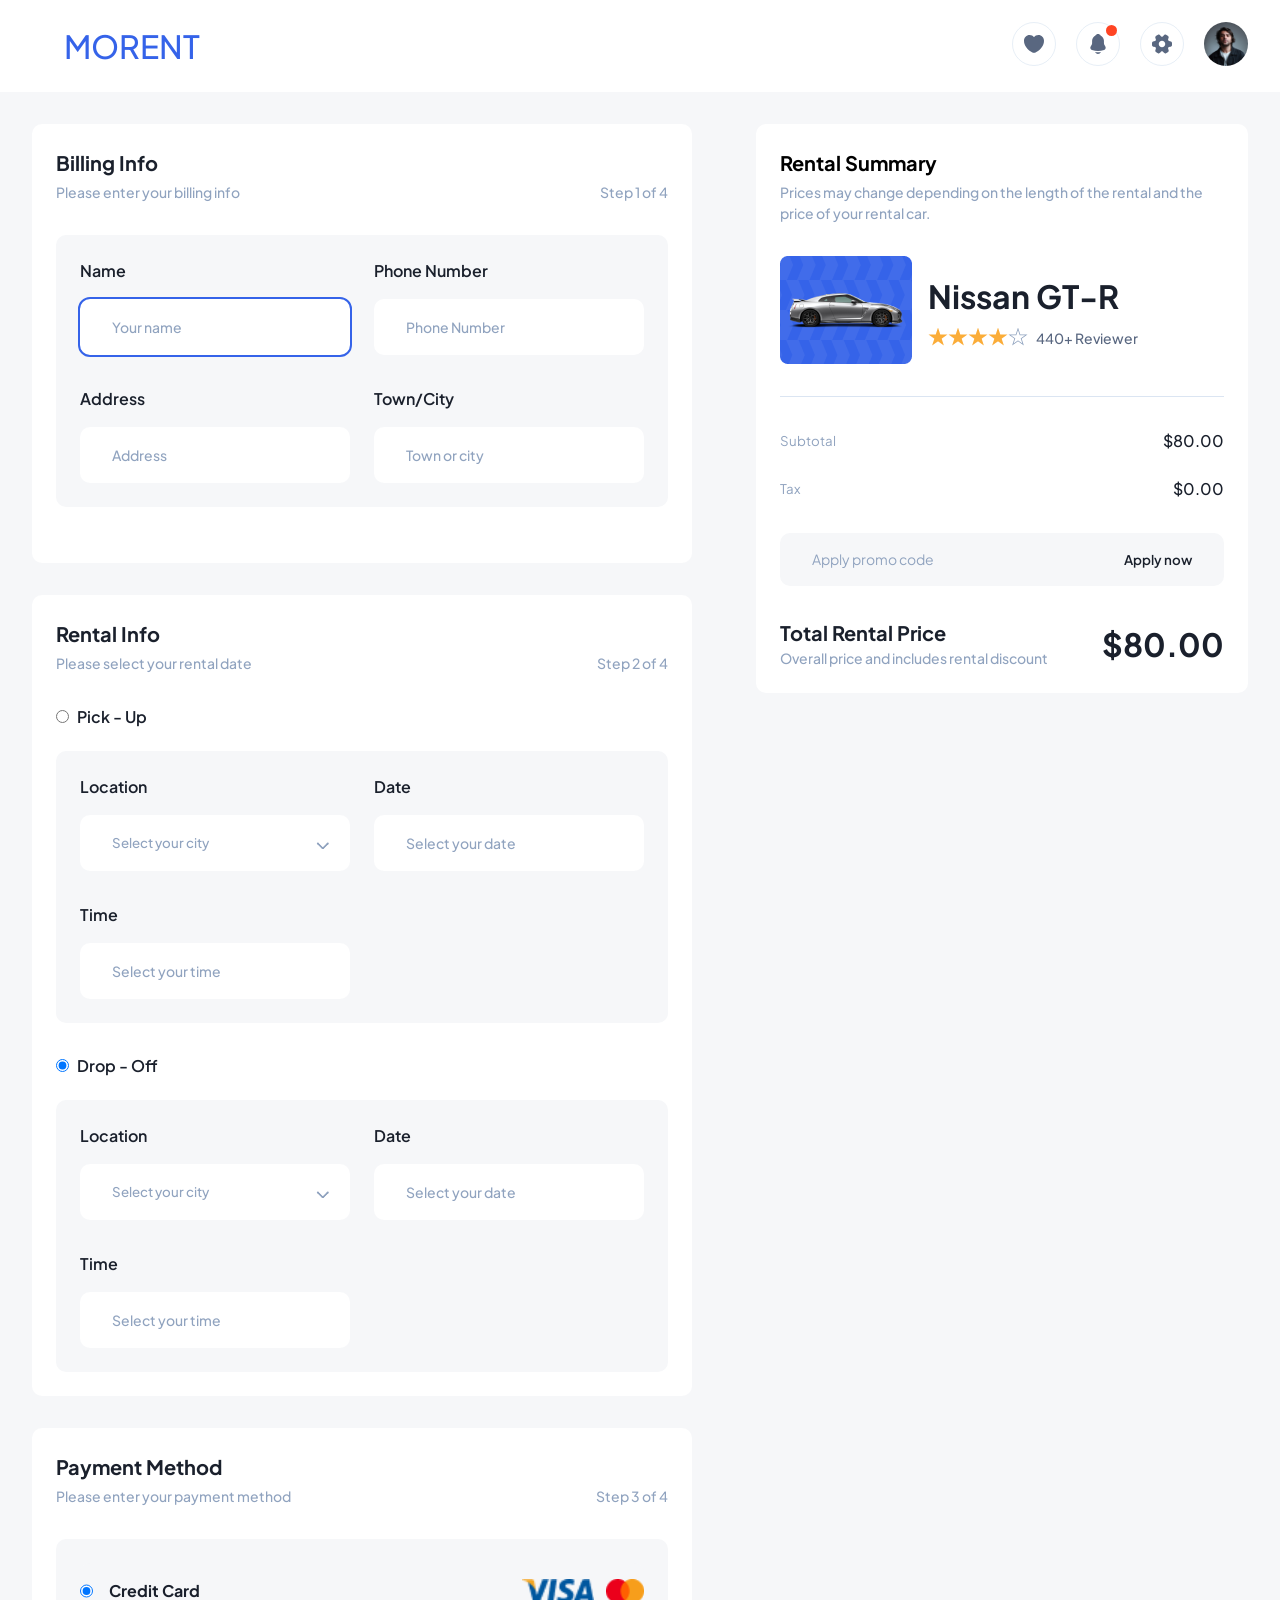
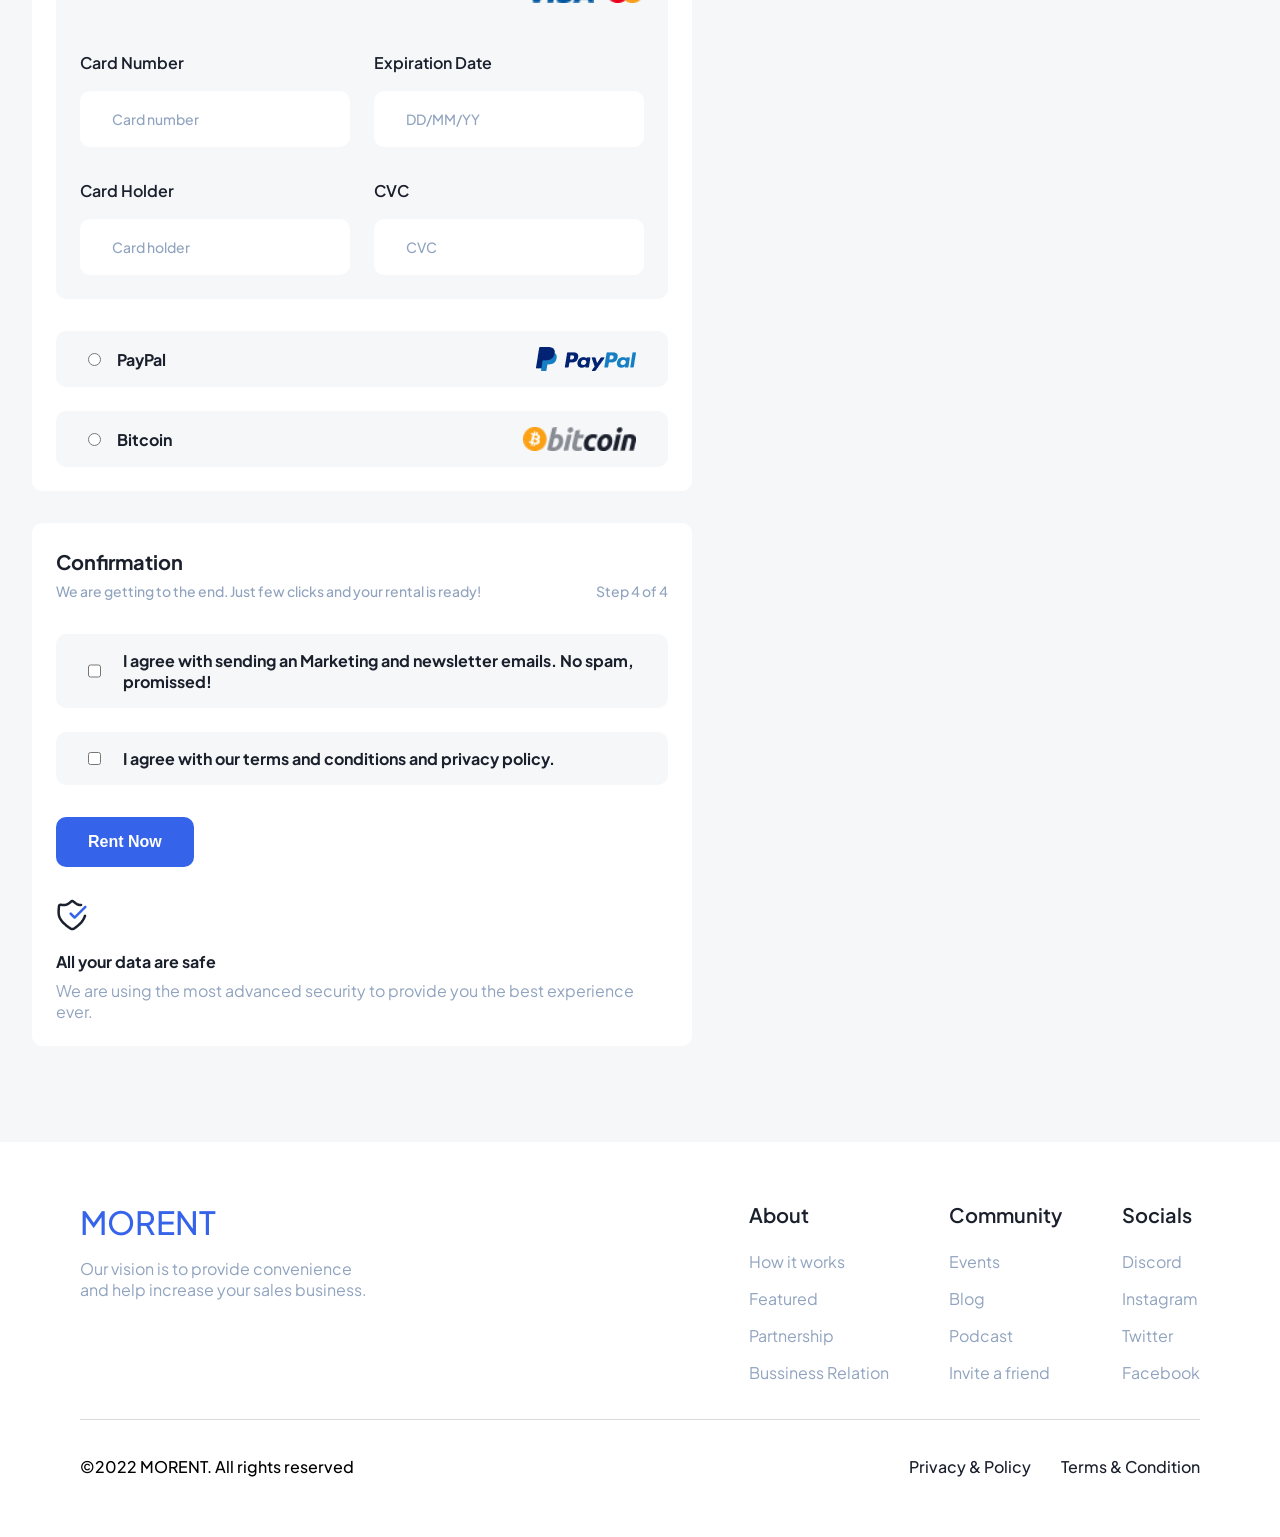
<file: checkout.html>
<!doctype html>
<html lang="en">
  <head>
    <meta charset="UTF-8" />
    <meta name="viewport" content="width=device-width, initial-scale=1.0" />
    <link href="assets/css/index.css" rel="stylesheet" />

    <link rel="preconnect" href="https://fonts.googleapis.com" />
    <link rel="preconnect" href="https://fonts.gstatic.com" crossorigin />
    <link
      href="https://fonts.googleapis.com/css2?family=Manrope:wght@200..800&family=Plus+Jakarta+Sans:ital,wght@0,200..800;1,200..800&display=swap"
      rel="stylesheet"
    />
    <title>Car Rental Website</title>
  </head>
 
  <body class="checkout-page">
    <header class="detail-car-page">
      <nav class="navigation">
        <div class="logo-search-wrapper">
          <a href="index.html">Morent</a>
        </div>

        <div class="cta-wrapper">
          <a href=""
            ><img
              class="heart-button"
              src="assets/images//icons/heart.svg"
              alt="heart"
              width="24px"
          /></a>
          <a class="notification-button"
            ><img
              src="assets/images//icons/notification.svg"
              alt="notifications"
              width="24px"
          /></a>
          <a href=""
            ><img
              class="settings-button"
              src="assets/images//icons/setting.svg"
              alt="settings"
              width="24px"
          /></a>
          <a href=""
            ><img
              src="assets/images//icons/profile photo.png"
              alt="Profile"
              width="44px"
          /></a>
        </div>
      </nav>
    </header>
    <div class="grid-container">
      <main>
        <form action="/">
          <fieldset class="billing-info">
            <header>
              <legend>
                Billing Info<small>Please enter your billing info</small>
              </legend>
              <span>Step 1 of 4</span>
            </header>
            <div class="input-grid">
              <label
                >Name<input
                  type="text"
                  placeholder="Your name"
                  autocomplete="name"
                  required
                  autofocus
              /></label>
              <label
                >Phone Number<input
                  type="tel"
                  placeholder="Phone Number"
                  autocomplete="tel"
                  required
              /></label>
              <label
                >Address<input
                  type="text"
                  placeholder="Address"
                  autocomplete="street-address"
                  required
              /></label>
              <label
                >Town/City<input
                  type="text"
                  placeholder="Town or city"
                  required
              /></label>
            </div>
          </fieldset>
          <fieldset class="rental-info">
            <header>
              <legend>
                Rental Info<small>Please select your rental date</small>
              </legend>
              <span>Step 2 of 4</span>
            </header>
            <label><input type="radio" />Pick - Up</label>
            <div class="input-grid">
              <div class="pickup-location-wrapper">
                <label for="pickup-location">Location</label>
                <div class="relative">
                  <select name="pickup-location" id="pickup-location" required>
                    <option value="">Select your city</option>
                    <option value="location1">Location 1</option>
                    <option value="location2">Location 2</option>
                  </select>
                  <div class="chevron-down"></div>
                </div>
              </div>
              <div>
                <label
                  >Date
                  <input
                    type="text"
                    name="date"
                    placeholder="Select your date"
                    onfocus="
                      this.type = 'date';
                      this.showPicker && this.showPicker();
                    "
                    onblur="if (!this.value) this.type = 'text';"
                    required
                  />
                </label>
              </div>
              <div>
                <label
                  >Time
                  <input
                    type="text"
                    name="time"
                    placeholder="Select your time"
                    onfocus="
                      this.type = 'time';
                      this.showPicker && this.showPicker();
                    "
                    onblur="if (!this.value) this.type = 'text';"
                    required
                  />
                </label>
              </div>
            </div>
            <label><input type="radio" checked />Drop - Off</label>
            <div class="input-grid">
              <div class="pickup-location-wrapper">
                <label for="pickup-location">Location</label>
                <div class="relative">
                  <select name="pickup-location" id="pickup-location" required>
                    <option value="">Select your city</option>
                    <option value="location1">Location 1</option>
                    <option value="location2">Location 2</option>
                  </select>
                  <div class="chevron-down"></div>
                </div>
              </div>
              <div>
                <label
                  >Date
                  <input
                    type="text"
                    name="date"
                    placeholder="Select your date"
                    onfocus="
                      this.type = 'date';
                      this.showPicker && this.showPicker();
                    "
                    onblur="if (!this.value) this.type = 'text';"
                    required
                  />
                </label>
              </div>
              <div>
                <label
                  >Time
                  <input
                    type="text"
                    name="time"
                    placeholder="Select your time"
                    onfocus="
                      this.type = 'time';
                      this.showPicker && this.showPicker();
                    "
                    onblur="if (!this.value) this.type = 'text';"
                    required
                  />
                </label>
              </div>
            </div>
          </fieldset>
          <fieldset class="payment-info">
            <header>
              <legend>
                Payment Method<small>Please enter your payment method</small>
              </legend>
              <span>Step 3 of 4</span>
            </header>
            <div class="input-grid">
              <div class="payment-method-wrapper">
                <label
                  ><input type="radio" name="payment-method" checked />Credit
                  Card</label
                >
                <div class="credit-card-icons">
                  <img
                    src="assets/images//icons/visa.png"
                    alt="Visa"
                    height="24px"
                  />
                  <img
                    src="assets/images//icons/mastercard.png"
                    alt="Mastercard"
                    height="24px"
                  />
                </div>
              </div>
              <label
                >Card Number<input
                  type="text"
                  placeholder="Card number"
                  autocomplete="cc-number"
                  required
                  maxlength="16"
                  inputmode="numeric"
              /></label>
              <label
                >Expiration Date<input
                  type="text"
                  placeholder="DD/MM/YY"
                  inputmode="numeric"
                  maxlength="8"
                  autocomplete="cc-exp"
                  required
                  title="Enter date as DD/MM/YY"
              /></label>
              <label
                >Card Holder<input
                  type="text"
                  placeholder="Card holder"
                  autocomplete="cc-name"
                  required
                  minlength="2"
                  maxlength="60"
              /></label>
              <label
                >CVC<input
                  type="text"
                  placeholder="CVC"
                  autocomplete="cc-csc"
                  required
                  maxlength="5"
              /></label>
            </div>

            <div class="payment-method-wrapper">
              <label><input type="radio" name="payment-method" />PayPal</label>
              <div class="credit-card-icons">
                <img
                  src="assets/images//icons/paypal.png"
                  alt="PayPal"
                  height="24px"
                />
              </div>
            </div>

            <div class="payment-method-wrapper">
              <label><input type="radio" name="payment-method" />Bitcoin</label>
              <div class="credit-card-icons">
                <img
                  src="assets/images//icons/bitcoin.png"
                  alt="Bitcoin"
                  height="24px"
                />
              </div>
            </div>
          </fieldset>
          <fieldset class="confirmation">
            <header>
              <legend>
                Confirmation<small
                  >We are getting to the end. Just few clicks and your rental is
                  ready!</small
                >
              </legend>
              <span>Step 4 of 4</span>
            </header>
            <div class="confirmation-wrapper">
              <label
                ><input type="checkbox" name="newsletter" />I agree with sending
                an Marketing and newsletter emails. No spam, promissed!</label
              >
            </div>
            <div class="confirmation-wrapper">
              <label
                ><input type="checkbox" name="newsletter" />I agree with our
                terms and conditions and privacy policy.</label
              >
            </div>
            <button>Rent Now</button>
            <div class="safety-notice">
              <img
                src="assets/images//icons/ic-security-safety.png"
                alt="Security safety icon"
              />
              <strong>All your data are safe</strong>
              <p>
                We are using the most advanced security to provide you the best
                experience ever.
              </p>
            </div>
          </fieldset>
        </form>
      </main>
      <aside>
        <div class="order-summary">
          <legend>
            Rental Summary<small
              >Prices may change depending on the length of the rental and the
              price of your rental car.</small
            >
          </legend>
          <div class="product-wrapper">
            <img
              src="assets/images//detail-car/Nissan-GT-R-side-view.png"
              alt="Nissan-GT-R-side-view"
            />
            <div class="product-info">
              <h3>Nissan GT-R</h3>
              <div class="stars-wrapper">
                <div class="star"><div class="inner-star"></div></div>
                <div class="star"><div class="inner-star"></div></div>
                <div class="star"><div class="inner-star"></div></div>
                <div class="star"><div class="inner-star"></div></div>
                <div class="star"><div class="inner-star"></div></div>
                <span>440+ Reviewer</span>
              </div>
            </div>
          </div>
          <div class="pricing">
            <span><small>Subtotal</small>$80.00</span>
            <span><small>Tax</small>$0.00</span>
          </div>
          <div class="promo-code">
            <input type="text" placeholder="Apply promo code" />
            <button>Apply now</button>
          </div>
          <div class="total">
            <span
              >Total Rental Price<small
                >Overall price and includes rental discount</small
              ></span
            >
            <span>$80.00</span>
          </div>
        </div>
      </aside>
    </div>
    <footer>
      <div class="footer-inner-wrapper">
        <div class="logo-wrapper">
          <a href="">Morent</a>
          <p>
            Our vision is to provide convenience and help increase your sales
            business.
          </p>
        </div>

        <nav>
          <div class="about">
            <h2>About</h2>
            <ul>
              <li>
                <a href="#">How it works</a>
              </li>

              <li>
                <a href="#">Featured</a>
              </li>
              <li>
                <a href="#">Partnership</a>
              </li>
              <li>
                <a href="#">Bussiness Relation</a>
              </li>
            </ul>
          </div>

          <div class="community">
            <h2>Community</h2>
            <ul>
              <li>
                <a href="#">Events</a>
              </li>

              <li>
                <a href="#">Blog</a>
              </li>
              <li>
                <a href="#">Podcast</a>
              </li>
              <li>
                <a href="#">Invite a friend</a>
              </li>
            </ul>
          </div>

          <div class="socials">
            <h2>Socials</h2>
            <ul>
              <li>
                <a href="#">Discord</a>
              </li>

              <li>
                <a href="#">Instagram</a>
              </li>
              <li>
                <a href="#">Twitter</a>
              </li>
              <li>
                <a href="#">Facebook</a>
              </li>
            </ul>
          </div>
        </nav>
      </div>

      <div class="copy">
        <p>©2022 MORENT. All rights reserved</p>
        <div>
          <a href="#">Privacy & Policy</a>
          <a href="#">Terms & Condition</a>
        </div>
      </div>
    </footer>
  </body>
</html>
</file>
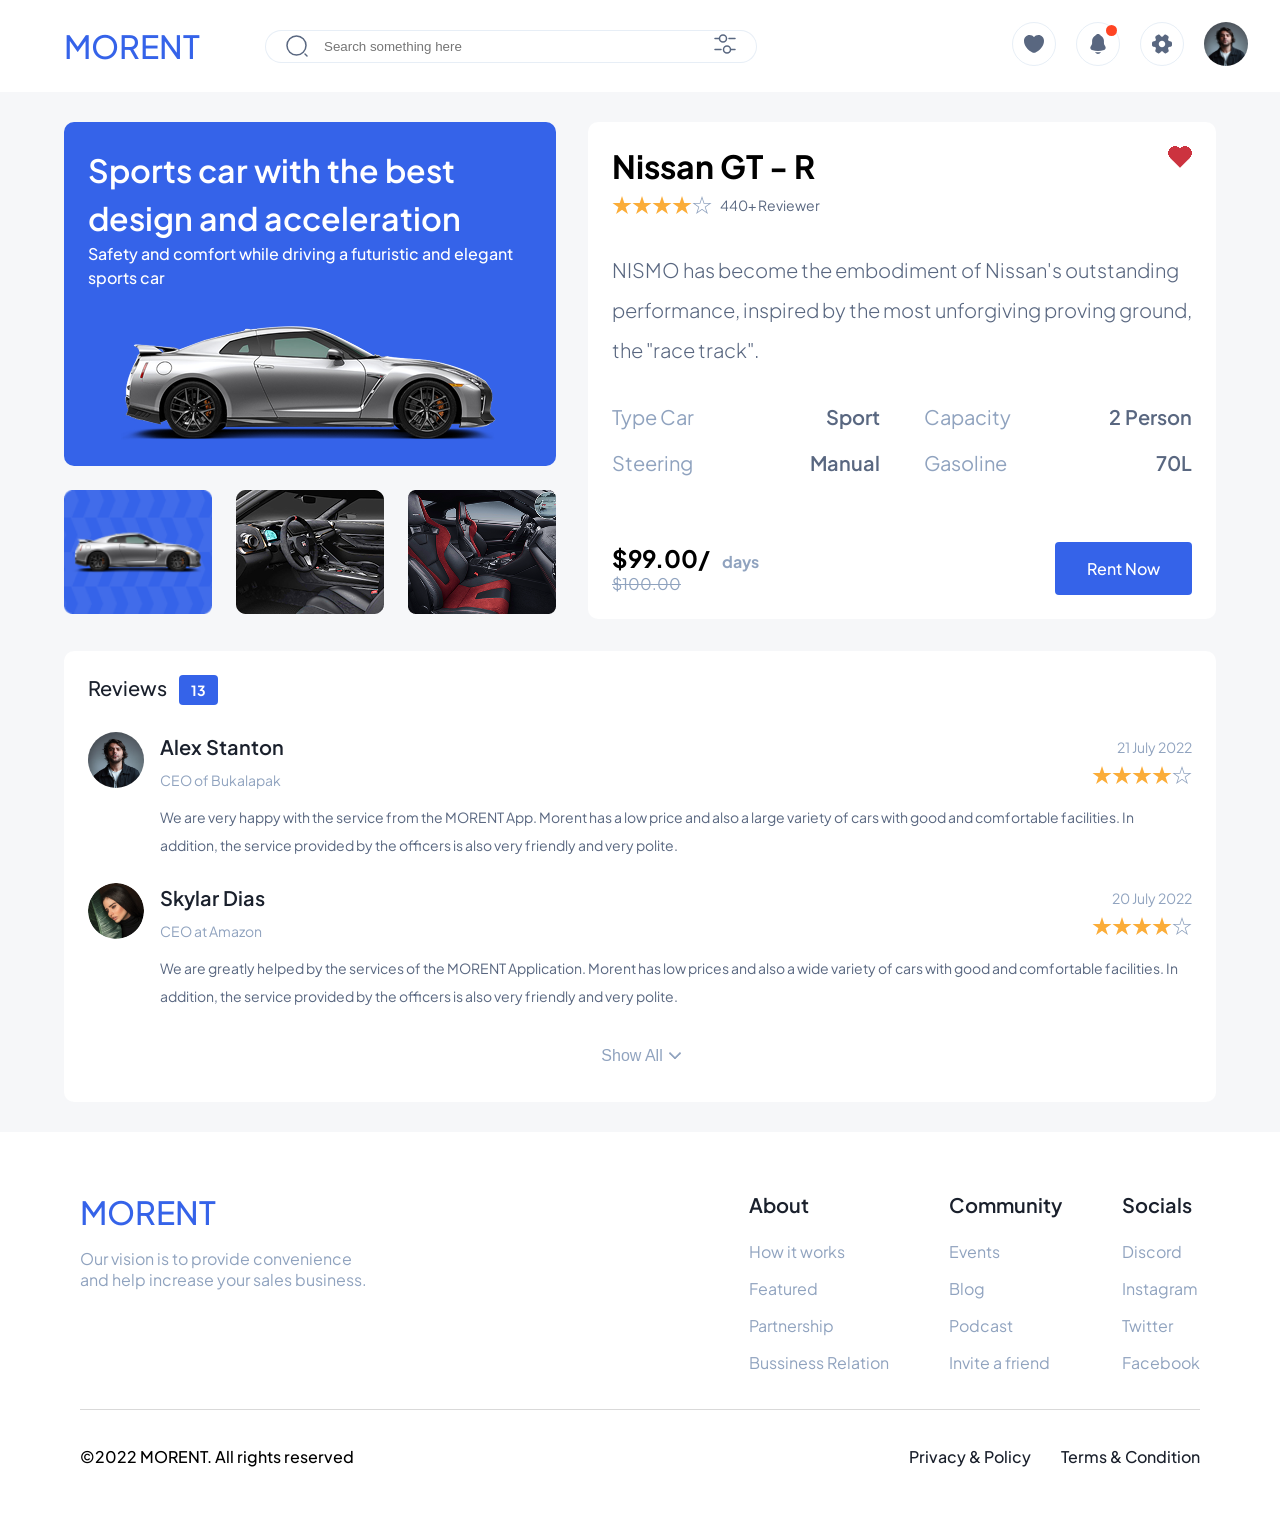
<file: detail-car.html>
<!doctype html>
<html lang="en">
  <head>
    <meta charset="UTF-8" />
    <meta name="viewport" content="width=device-width, initial-scale=1.0" />
    <link href="assets/css/index.css" rel="stylesheet" />

    <link rel="preconnect" href="https://fonts.googleapis.com" />
    <link rel="preconnect" href="https://fonts.gstatic.com" crossorigin />
    <link
      href="https://fonts.googleapis.com/css2?family=Manrope:wght@200..800&family=Plus+Jakarta+Sans:ital,wght@0,200..800;1,200..800&display=swap"
      rel="stylesheet"
    />
    <title>Car Rental Website</title>
  </head>

  <body class="detail-page">
    <header class="detail-car-page">
      <nav class="navigation">
        <div class="burger">
          <input type="checkbox" name="burger" />
          <svg
            xmlns="http://www.w3.org/2000/svg"
            width="24"
            height="24"
            viewBox="0 0 24 24"
            fill="none"
          >
            <path
              d="M3 7H21"
              stroke="#596780"
              stroke-width="1.5"
              stroke-linecap="round"
            />
            <path
              d="M3 12H21"
              stroke="#596780"
              stroke-width="1.5"
              stroke-linecap="round"
            />
            <path
              d="M3 17H21"
              stroke="#596780"
              stroke-width="1.5"
              stroke-linecap="round"
            />
          </svg>
        </div>
        <div class="logo-search-wrapper">
          <a href="index.html">Morent</a>
          <form action="">
            <img src="assets/images//icons/search.svg" alt="Search icon" />
            <input type="text" placeholder="Search something here" />
            <a href="filter.html">
              <img src="assets/images//icons/filter.svg" alt="Filter icon" />
            </a>
          </form>
        </div>

        <div class="cta-wrapper">
          <a href=""
            ><img
              class="heart-button"
              src="assets/images//icons/heart.svg"
              alt="heart"
              width="24px"
          /></a>
          <a class="notification-button"
            ><img
              src="assets/images//icons/notification.svg"
              alt="notifications"
              width="24px"
          /></a>
          <a href=""
            ><img
              class="settings-button"
              src="assets/images//icons/setting.svg"
              alt="settings"
              width="24px"
          /></a>
          <a href=""
            ><img
              src="assets/images//icons/profile photo.png"
              alt="Profile"
              width="44px"
          /></a>
        </div>
      </nav>
    </header>
    <main>
      <section class="car-details">
        <div class="photo-description-wrapper">
          <div class="photo-wrapper">
            <div class="preview">
              <h2>Sports car with the best design and acceleration</h2>
              <p>
                Safety and comfort while driving a futuristic and elegant
                sports car
              </p>
              <div class="main-img-wrapper">
                <img
                  src="assets/images//detail-car/Nissan-GT-R.png"
                  alt="Nissan-GT-R"
                />
              </div>
            </div>

            <div class="thumbnails-wrapper">
              <div class="thumbnail-item">
                <img
                  src="assets/images//detail-car/Nissan-GT-R-side-view.png"
                  alt="Side view of Nissan-GT-R"
                />
              </div>
              <div class="thumbnail-item">
                <img
                  src="assets/images//detail-car/interior-driver-side-view.png"
                  alt="interior of driver side"
                />
              </div>
              <div class="thumbnail-item">
                <img
                  src="assets/images//detail-car/interior-passanger-side-view.png"
                  alt="interior of passanger side view"
                />
              </div>
            </div>
          </div>
          <div class="description-wrapper">
            <div class="description-header">
              <div class="title-rating-wrapper">
                <h1>Nissan GT - R</h1>

                <div class="rating-review">
                  <div class="stars-wrapper">
                    <div class="star"><div class="inner-star"></div></div>
                    <div class="star"><div class="inner-star"></div></div>
                    <div class="star"><div class="inner-star"></div></div>
                    <div class="star">
                      <div class="inner-star"></div>
                    </div>
                    <div class="star">
                      <div class="inner-star"></div>
                    </div>
                  </div>
                  <div class="review-quantity">
                    <div class="review-count">440</div>
                    <p>+ Reviewer</p>
                  </div>
                </div>
              </div>

              <div class="favorite-icon-wrapper">
                <div class="heart-icon"></div>
              </div>
            </div>

            <div class="description-body">
              <p>
                NISMO has become the embodiment of Nissan's outstanding
                performance, inspired by the most unforgiving proving ground,
                the "race track".
              </p>

              <div class="specifications-grid-wrapper">
                <div class="type">
                  <p class="property">Type Car</p>
                  <p class="value">Sport</p>
                </div>
                <div class="steering">
                  <p class="property">Steering</p>
                  <p class="value">Manual</p>
                </div>
                <div class="capacity">
                  <p class="property">Capacity</p>
                  <p class="value">2 Person</p>
                </div>
                <div class="gasoline">
                  <p class="property">Gasoline</p>
                  <p class="value">70L</p>
                </div>
              </div>
            </div>
            <div class="description-footer">
              <div class="price-container">
                <div>
                  <h2>$99.00/<span>days</span></h2>

                  <span class="discounted-price">$100.00</span>
                </div>
                <a href="checkout.html" class="rent-now-button">Rent Now</a>
              </div>
            </div>
          </div>
        </div>
        <section class="reviews-container">
          <h2>Reviews<span class="review-counter">13</span></h2>
          <ul>
            <li>
              <article>
                <img src="assets/images//icons/profile photo.png">
                <div class="review-content">
                  <header>
                    <div class="name-position-wrapper">
                      <h3>Alex Stanton</h3>
                      <p>CEO of Bukalapak</p>
                    </div>
                    <div class="date-rating-wrapper">
                      <p>21 July 2022</p>
                      <div class="stars-wrapper">
                        <div class="star"><div class="inner-star"></div></div>
                        <div class="star"><div class="inner-star"></div></div>
                        <div class="star"><div class="inner-star"></div></div>
                        <div class="star">
                          <div class="inner-star"></div>
                        </div>
                        <div class="star">
                          <div class="inner-star"></div>
                        </div>
                      </div>
                    </div>

                  </header>
                  <div class="review-body">
                    <p>We are very happy with the service from the MORENT App. Morent has a low price and also a large variety of cars with good and comfortable facilities. In addition, the service provided by the officers is also very friendly and very polite.</p>
                  </div>
                </div>
              </article>
            </li>
            <li>
              <article>
                <img src="assets/images//detail-car/skylar_dias-userphoto.png" alt="skylar-userphoto">
                <div class="review-content">
                  <header>
                    <div class="name-position-wrapper">
                      <h3>Skylar Dias</h3>
                      <p>CEO at Amazon</p>
                    </div>
                    <div class="date-rating-wrapper">
                      <p>20 July 2022</p>
                      <div class="stars-wrapper">
                        <div class="star"><div class="inner-star"></div></div>
                        <div class="star"><div class="inner-star"></div></div>
                        <div class="star"><div class="inner-star"></div></div>
                        <div class="star">
                          <div class="inner-star"></div>
                        </div>
                        <div class="star">
                          <div class="inner-star"></div>
                        </div>
                      </div>
                    </div>

                  </header>
                  <div class="review-body">
                    <p>We are greatly helped by the services of the MORENT Application. Morent has low prices and also a wide variety of cars with good and comfortable facilities. In addition, the service provided by the officers is also very friendly and very polite.</p>
                  </div>
                </div>
              </article>
            </li>
          </ul>
          <div class="show-all-wrapper">
            <button class="show-all">Show All
              <div class="chevron-down"></div>
            </button>
          </div>
        </section>
      </section>
    </main>
    <!-- <div class="grid-container">

    </div> -->
    <footer>
      <div class="footer-inner-wrapper">
        <div class="logo-wrapper">
          <a href="">Morent</a>
          <p>
            Our vision is to provide convenience and help increase your sales
            business.
          </p>
        </div>

        <nav>
          <div class="about">
            <h2>About</h2>
            <ul>
              <li>
                <a href="#">How it works</a>
              </li>

              <li>
                <a href="#">Featured</a>
              </li>
              <li>
                <a href="#">Partnership</a>
              </li>
              <li>
                <a href="#">Bussiness Relation</a>
              </li>
            </ul>
          </div>

          <div class="community">
            <h2>Community</h2>
            <ul>
              <li>
                <a href="#">Events</a>
              </li>

              <li>
                <a href="#">Blog</a>
              </li>
              <li>
                <a href="#">Podcast</a>
              </li>
              <li>
                <a href="#">Invite a friend</a>
              </li>
            </ul>
          </div>

          <div class="socials">
            <h2>Socials</h2>
            <ul>
              <li>
                <a href="#">Discord</a>
              </li>

              <li>
                <a href="#">Instagram</a>
              </li>
              <li>
                <a href="#">Twitter</a>
              </li>
              <li>
                <a href="#">Facebook</a>
              </li>
            </ul>
          </div>
        </nav>
      </div>

      <div class="copy">
        <p>©2022 MORENT. All rights reserved</p>
        <div>
          <a href="#">Privacy & Policy</a>
          <a href="#">Terms & Condition</a>
        </div>
      </div>
    </footer>
  </body>
</html>
</file>
<file: assets/css/index.css>
@keyframes rotate {
  from {
    transform: rotate(0deg);
  }

  to {
    transform: rotate(360deg);
  }
}

@keyframes bell-shake {
  0% {
    transform: rotate(0);
  }

  10% {
    transform: rotate(18deg);
  }

  20% {
    transform: rotate(-18deg);
  }

  30% {
    transform: rotate(14deg);
  }

  40% {
    transform: rotate(-14deg);
  }

  50% {
    transform: rotate(10deg);
  }

  60% {
    transform: rotate(-10deg);
  }

  70% {
    transform: rotate(6deg);
  }

  80% {
    transform: rotate(-6deg);
  }

  90% {
    transform: rotate(3deg);
  }

  100% {
    transform: rotate(0);
  }
}

@keyframes heartbeat {
  0% {
    transform: scale(1);
    color: #999;
  }

  25% {
    transform: scale(1.2);
    color: #ff3b3b;
  }

  40% {
    transform: scale(1);
    color: #ff0000;
  }

  60% {
    transform: scale(1.2);
    color: #ff3b3b;
  }

  100% {
    transform: scale(1);
    color: #999;
  }
}

* {
  margin: 0;
  padding: 0;
  box-sizing: border-box;
}

body {
  font-family: "Plus Jakarta Sans", sans-serif;
}

form {
  position: relative;
}

a {
  text-decoration: none;
  cursor: pointer;
}

input {
  border: 0;
}

.form__toggle-password {
  position: absolute;
  right: 0.5rem;
  color: #64748b;
  border-radius: 6px;
  padding: 0.25rem;
  transition: 0.2s ease-in-out;
  border: none;
}

.form__toggle-password:hover {
  color: #6366f1;
  background-color: #eef2ff;
}

.form__toggle-icon {
  pointer-events: none;
  font-size: 1.125rem;
}
.form__input-wrapper {
  position: relative;
  display: flex;
  align-items: center;
}

button {
  cursor: pointer;
}

ul {
  list-style: none;
}

.navigation {
  display: flex;
  justify-content: space-between;
  align-items: center;
  margin: 0 auto;
  padding: 22px 32px;
}

.navigation .burger {
  display: none;
}

.navigation .burger input {
  opacity: 0;
  position: absolute;
  width: 24px;
  height: 24px;
  cursor: pointer;
}

.navigation .burger svg {
  pointer-events: none;
}

.navigation .logo-search-wrapper {
  display: flex;
  justify-content: center;
  align-items: center;
  gap: 65px;
}

.navigation .logo-search-wrapper > a {
  font-weight: 500;
  color: #3563e9;
  font-size: 32px;
  text-transform: uppercase;
  padding-left: 32px;
}

.navigation .logo-search-wrapper input {
  border: solid 1px rgba(195, 212, 233, 0.4);
  border-radius: 70px;
  width: 492px;
  padding: 8px 58px;
}

.navigation .logo-search-wrapper form > img {
  position: absolute;
  top: 50%;
  transform: translateY(-50%);
}

.navigation .logo-search-wrapper form > img:first-of-type {
  left: 20px;
}

.navigation .logo-search-wrapper form a {
  position: absolute;
  top: 50%;
  transform: translateY(-50%);
  right: 20px;
}

.navigation .cta-wrapper {
  display: flex;
  gap: 20px;
}

.navigation .cta-wrapper a:not(:last-child) {
  display: flex;
  justify-content: center;
  align-items: center;
  border: 1px solid rgba(195, 212, 233, 0.4);
  height: 44px;
  width: 44px;
  border-radius: 50%;
}

.navigation .cta-wrapper :last-child {
  border-radius: 50%;
}

.navigation .cta-wrapper .cta-auth-btns {
  display: flex;
  align-items: center;
  gap: 40px;
  a {
    width: 100px;
    border: none;
  }
  .logout-btn {
    background-color: #3563e9;
    color: #ffffff;
    padding: 10px 20px;
    font-size: 16px;
    border: none;
    border-radius: 15px;
  }
}

.navigation .cta-wrapper .cta-btns {
  display: flex;
  gap: 20px;
}

.navigation .cta-wrapper .cta-btns .profile-image {
  width: 44px;
  height: 44px;
}

.navigation .cta-wrapper .cta-btns .profile-image img {
  object-fit: cover;
  width: 100%;
  height: 100%;
}

.navigation .notification-button {
  position: relative;
}

.navigation .notification-button::after {
  content: "";
  width: 11px;
  height: 11px;
  top: 2px;
  right: 2px;
  background-color: #ff4423;
  border-radius: 50%;
  position: absolute;
}

.navigation .settings-button:hover {
  animation: rotate 1s linear;
}

.navigation .notification-button:hover {
  animation: bell-shake 0.8s ease-in-out;
}

.navigation .heart-button:hover {
  animation: heartbeat 0.8s ease-in-out;
}

main {
  background-color: #f6f7f9;
  padding: 30px 64px;
  width: 100%;
  margin: 0 auto;
}

.relative {
  position: relative;
}

.rental-cards-wrapper {
  display: flex;
  justify-content: space-between;
  width: 100%;
  flex-wrap: wrap;
  gap: 20px;
}

.rental-cards-wrapper .rental-card {
  width: clamp(367px, 48%, 680px);
  height: clamp(232px, 30vw, 360px);
  color: #ffffff;
  border-radius: 10px;
}

.rental-cards-wrapper .rental-card-left {
  background-color: #54a6ff;
  position: relative;
  padding: 8px 16px;
  overflow: hidden;
}

.rental-cards-wrapper .rental-card-left .circle-1,
.rental-cards-wrapper .rental-card-left .circle-2,
.rental-cards-wrapper .rental-card-left .circle-3,
.rental-cards-wrapper .rental-card-left .circle-4,
.rental-cards-wrapper .rental-card-left .circle-5,
.rental-cards-wrapper .rental-card-left .circle-6 {
  position: absolute;
  background-color: transparent;
  border: 20px solid rgba(255, 255, 255, 0.06);
  border-radius: 50%;
}

.rental-cards-wrapper .rental-card-left .circle-1 {
  width: 120%;
  height: 215%;
  top: -25%;
  left: -25%;
}

.rental-cards-wrapper .rental-card-left .circle-2 {
  width: 100%;
  height: 180%;
  top: -5%;
  left: -15%;
}

.rental-cards-wrapper .rental-card-left .circle-3 {
  width: 82%;
  height: 146%;
  top: 11%;
  left: -6%;
}

.rental-cards-wrapper .rental-card-left .circle-4 {
  width: 62%;
  height: 111%;
  top: 28%;
  left: 3%;
}

.rental-cards-wrapper .rental-card-left .circle-5 {
  width: 43%;
  height: 76%;
  top: 45%;
  left: 13%;
}

.rental-cards-wrapper .rental-card-left .circle-6 {
  width: 23%;
  height: 42%;
  top: 65%;
  left: 22%;
}

.rental-cards-wrapper .rental-card-left button {
  background-color: #3563e9;
}

.rental-cards-wrapper .rental-card-left button:hover {
  background-color: rgb(23.0803571429, 71.3392857143, 211.9196428571);
  box-shadow: 2px 4px 8px rgba(0, 0, 0, 0.2);
  transition: all 0.3s ease;
}

.rental-cards-wrapper .rental-card-right {
  background-color: #3563e9;
  position: relative;
  padding: 8px 16px;
  overflow: hidden;
}

.rental-cards-wrapper .rental-card-right button {
  background-color: #54a6ff;
}

.rental-cards-wrapper .rental-card-right button:hover {
  background-color: rgb(33, 139.4561403509, 255);
  box-shadow: 2px 4px 8px rgba(0, 0, 0, 0.2);
  transition: all 0.3s ease;
}

.rental-cards-wrapper .rental-card-right .line-1,
.rental-cards-wrapper .rental-card-right .line-2,
.rental-cards-wrapper .rental-card-right .line-3 {
  position: absolute;
  width: 160%;
  gap: 2.3%;
  display: flex;
  justify-content: flex-start;
  align-items: center;
}

.rental-cards-wrapper .rental-card-right .line-1 {
  top: 0%;
  left: -1%;
}

.rental-cards-wrapper .rental-card-right .line-2 {
  top: 35%;
  left: 6%;
}

.rental-cards-wrapper .rental-card-right .line-3 {
  top: 70%;
  left: -1%;
}

.rental-cards-wrapper .rental-card-right .polygon {
  background-color: rgba(255, 255, 255, 0.06);
  width: 6%;
  aspect-ratio: 2/4;
  flex-shrink: 0;
  clip-path: polygon(75% 0, 100% 50%, 75% 100%, 0 100%, 25% 50%, 0 0);
}

.text-wrapper {
  display: flex;
  position: absolute;
  top: 24px;
  left: 30px;
  max-width: 284px;
  flex-direction: column;
  color: #ffffff;
}

.text-wrapper h1 {
  line-height: 150%;
  margin-bottom: 20px;
  font-weight: 500;
  font-size: clamp(16px, 2.2vw, 32px);
}

.text-wrapper p {
  font-size: clamp(12px, 1.1vw, 16px);
  margin-bottom: 5px;
}

.text-wrapper div {
  display: flex;
  justify-content: flex-start;
  align-items: center;
  position: relative;
}

.text-wrapper button {
  color: inherit;
  border: none;
  border-radius: 4px;
  font-weight: 400;
  font-size: clamp(12px, 1.1vw, 16px);
  padding: 10px 20px;
  margin-top: 20px;
  transition: all 0.3s ease;
}

.text-wrapper .car-img-container {
  width: clamp(216px, 25vw, 425px);
  height: clamp(66px, 8vw, 126px);
  position: absolute;
  top: 45px;
  left: 50%;
  transform: translateX(-50%);
  display: flex;
  justify-content: center;
  align-items: center;
  overflow: hidden;
}

.text-wrapper .car-img-container img {
  width: 100%;
  height: auto;
}

.filter-container h3 {
  font-size: 16px;
}

.filter-container input {
  color: #90a3bf;
}

.filter-container select {
  border: none;
  color: #90a3bf;
}

.filter-container {
  display: flex;
  justify-content: space-between;
  align-items: center;
  gap: 20px;
}

.filter-container .pickup-dropoff {
  display: flex;
  justify-content: space-between;
  flex-direction: column;
  width: 600px;
  height: 132px;
  padding: 24px 49px;
  margin-block: 32px;
  background-color: white;
  border: none;
  border-radius: 10px;
}

.filter-container .pickup-dropoff .checkbox {
  display: flex;
  align-items: center;
  cursor: pointer;
}

.filter-container .pickup-dropoff .checkbox input[type="radio"] {
  display: none;
}

.filter-container .pickup-dropoff .checkbox .custom-radio {
  display: flex;
  align-items: center;
  gap: 12px;
  font-size: 16px;
  font-weight: 600;
  color: #1a202c;
}

.filter-container .pickup-dropoff .checkbox .custom-radio::before {
  content: "";
  width: 20px;
  height: 20px;
  min-width: 20px;
  border-radius: 50%;
  background-color: inset 0 0 0 5px #54a6ff;
  box-shadow: inset 0 0 0 5px #8dc7fd;
}

.filter-container
  .pickup-dropoff
  .checkbox
  input:checked
  + .custom-radio::before {
  background-color: rgba(53, 99, 233, 0.3);
  box-shadow: inset 0 0 0 5px #3563e9;
}

.filter-container .pickup-dropoff .filter {
  width: 100%;
  display: flex;
  justify-content: flex-start;
  align-items: center;
}

.filter-container .pickup-dropoff .filter .filter-section:not(:last-child) {
  border-right: 1px solid rgba(19, 19, 19, 0.1607843137);
  padding-right: 24px;
}

.filter-container .pickup-dropoff .filter .filter-section:not(:first-child) {
  padding-left: 24px;
}

.filter-container button {
  background-color: #3563e9;
  padding: 18px;
  width: 60px;
  height: 60px;
  border: none;
  border-radius: 10px;
}

.filter-container button:hover {
  background-color: rgb(23.0803571429, 71.3392857143, 211.9196428571);
  box-shadow: 2px 4px 8px rgba(0, 0, 0, 0.2);
  transition: all 0.3s ease;
}

.filter-container button img {
  width: 100%;
}

.car-categories .categories-header {
  width: 100%;
  display: flex;
  justify-content: space-between;
  align-items: center;
  flex-direction: row;
  margin-top: 18px;
  margin-bottom: 30px;
  padding: 20px;
}

.car-categories .categories-header h2 {
  font-size: 16px;
  color: #90a3bf;
  font-weight: 500;
}

.car-categories .categories-header div {
  font-size: 16px;
  color: #3563e9;
  font-weight: 600;
  cursor: pointer;
}

.car-categories .cars-wrapper {
  display: flex;
  justify-content: space-between;
  gap: 32px;
  flex-wrap: wrap;
  margin-bottom: 32px;
}

.car-categories .cars-wrapper .car-container {
  display: flex;
  flex-direction: column;
  justify-content: start;
  align-items: center;
  background-color: #ffffff;
  padding: 30px 26px;
  border-radius: 10px;
  max-width: 304px;
}

.car-categories .cars-wrapper .car-container header {
  position: relative;
  display: flex;
  justify-content: start;
  flex-direction: column;
  gap: 5px;
  width: 100%;
}

.car-categories .cars-wrapper .car-container header h2 {
  font-size: 20px;
  color: #1a202c;
  white-space: nowrap;
  overflow: hidden;
  text-overflow: ellipsis;
  width: 70%;
}

.car-categories .cars-wrapper .car-container header h3 {
  font-size: 14px;
  color: #90a3bf;
}

.car-categories .cars-wrapper .car-container header svg {
  cursor: pointer;
  position: absolute;
  top: 0;
  right: 0;
}

.car-categories .cars-wrapper .car-container header svg path {
  fill: #ed3f3f;
  stroke: #ed3f3f;
}

.car-categories .cars-wrapper .car-container .img-container {
  display: flex;
  justify-content: center;
  align-items: center;
  margin-block: 30px;

  width: 235px;
}

.car-categories .cars-wrapper .car-container .img-container img {
  width: 100%;
  height: 100%;
  -o-object-fit: contain;
  object-fit: contain;
  padding: 10px;
}

.car-categories .cars-wrapper .car-container .car-description {
  display: flex;
  justify-content: center;
  align-items: center;
  flex-direction: row;
  gap: 8px;
}

.car-categories .cars-wrapper .car-container .car-description .container {
  display: flex;
  justify-content: center;
  align-items: center;
  color: #90a3bf;
  font-size: 14px;
  gap: 2px;
}

.car-categories .cars-wrapper .car-container .price-container {
  display: flex;
  justify-content: space-between;
  align-items: center;
  flex-direction: row;
  margin-top: 30px;
  width: 100%;
}

.car-categories .cars-wrapper .car-container .price-container div {
  display: flex;
  justify-content: flex-start;
  align-items: center;
  flex-direction: row;
  position: relative;
  gap: 5px;
}

.car-categories .cars-wrapper .car-container .price-container h2 {
  font-size: 20px;
}

.car-categories .cars-wrapper .car-container .price-container span {
  align-self: self-end;
  font-size: 14px;
  color: #90a3bf;
}

.car-categories .cars-wrapper .car-container .price-container button {
  padding: 10px 20px;
  font-size: 16px;
  font-weight: 500;
  color: #ffffff;
  border: none;
  border-radius: 4px;
  background-color: #3563e9;
}

.car-categories .cars-wrapper .car-container .price-container button:hover {
  background-color: rgb(23.0803571429, 71.3392857143, 211.9196428571);
  box-shadow: 2px 4px 8px rgba(0, 0, 0, 0.2);
  transition: all 0.3s ease;
}

.car-categories .cars-wrapper .car-container:nth-child(2) svg path {
  fill: transparent;
  stroke: #90a3bf;
}

.car-categories
  .cars-wrapper
  .car-container:nth-child(2)
  .price-container
  .discounted-price {
  position: absolute;
  margin-top: 50px;
  margin-left: 0px;
  text-decoration: line-through;
}

.car-categories .cars-wrapper .car-container:nth-child(4) svg path {
  fill: transparent;
  stroke: #90a3bf;
}

.car-categories
  .cars-wrapper
  .car-container:nth-child(4)
  .price-container
  .discounted-price {
  position: absolute;
  margin-top: 50px;
  margin-left: 0px;
  text-decoration: line-through;
}

.recomendation-car
  .cars-wrapper:nth-of-type(1)
  .car-container:nth-child(1)
  .price-container
  .discounted-price {
  position: absolute;
  margin-top: 50px;
  margin-left: 0px;
  text-decoration: line-through;
}

.recomendation-car
  .cars-wrapper:nth-of-type(1)
  .car-container:nth-child(2)
  header
  svg
  path,
.recomendation-car
  .cars-wrapper:nth-of-type(1)
  .car-container:nth-child(4)
  header
  svg
  path {
  fill: #ed3f3f;
  stroke: #ed3f3f;
}

.recomendation-car
  .cars-wrapper:nth-of-type(1)
  .car-container:nth-child(1)
  header
  svg
  path,
.recomendation-car
  .cars-wrapper:nth-of-type(1)
  .car-container:nth-child(3)
  header
  svg
  path {
  fill: transparent;
  stroke: #90a3bf;
}

.recomendation-car
  .cars-wrapper:nth-of-type(2)
  .car-container:nth-child(1)
  .price-container
  .discounted-price {
  position: absolute;
  margin-top: 50px;
  margin-left: 0px;
  text-decoration: line-through;
}

.recomendation-car
  .cars-wrapper:nth-of-type(2)
  .car-container:nth-child(1)
  header
  svg
  path,
.recomendation-car
  .cars-wrapper:nth-of-type(2)
  .car-container:nth-child(3)
  header
  svg
  path {
  fill: #ed3f3f;
  stroke: #ed3f3f;
}

.recomendation-car
  .cars-wrapper:nth-of-type(2)
  .car-container:nth-child(2)
  header
  svg
  path,
.recomendation-car
  .cars-wrapper:nth-of-type(2)
  .car-container:nth-child(4)
  header
  svg
  path {
  fill: transparent;
  stroke: #90a3bf;
}

.button-div {
  width: 100%;
  display: flex;
  justify-content: right;
  margin-top: 64px;
  margin-bottom: 34px;
}

.button-div > div {
  width: 760px;
  display: flex;
  justify-content: space-between;
  align-items: center;
  flex-direction: row;
}

.button-div p {
  font-size: 14px;
  color: #90a3bf;
}

.button-div button {
  padding: 10px 20px;
  background-color: #3563e9;
  color: #ffffff;
  border: none;
  font-size: 16px;
  border-radius: 4px;
}

.button-div button:hover {
  background-color: rgb(23.0803571429, 71.3392857143, 211.9196428571);
  box-shadow: 2px 4px 8px rgba(0, 0, 0, 0.2);
  transition: all 0.3s ease;
}

body:has(.burger input:checked) aside {
  left: 50%;
}

.grid-container {
  position: relative;
  display: grid;
  grid-template-columns: minmax(360px, 390px) 1fr;
}

.grid-container aside {
  transition-duration: 1s;
  padding: 32px;
}

.grid-container aside form .filters {
  margin-bottom: 56px;
}

.grid-container aside form .filters > .title {
  font-size: 12px;
  color: #90a3bf;
  margin-bottom: 28px;
  display: inline-block;
}

.grid-container aside form .filters .filter-wrapper {
  display: flex;
  gap: 8px;
  align-items: center;
}

.grid-container aside form .filters .filter-wrapper label {
  color: #596780;
  text-transform: capitalize;
  font-size: 20px;
}

.grid-container aside form .filters .filter-wrapper .quantity {
  color: #90a3bf;
}

.grid-container aside form .filters .filter-wrapper:not(:last-child) {
  margin-bottom: 32px;
}

.grid-container aside form .filters.price-filter .filter-wrapper {
  display: block;
}

.grid-container main {
  max-width: unset;
  padding: 32px 32px 64px 32px;
}

.grid-container main .filter-container {
  position: relative;
  justify-content: center;
  gap: 42px;
}

.grid-container main .filter-container .pickup-dropoff {
  max-width: 486px;
  margin-block: 0 32px;
  width: 100%;
}

.grid-container main .filter-container button {
  position: absolute;
  left: 50%;
  transform: translateX(-50%);
  box-shadow: 4px 4px 40px rgba(16, 50, 147, 0.3215686275);
}

section.car-details .photo-description-wrapper {
  display: flex;
  gap: 32px;
}

section.car-details .photo-description-wrapper .photo-wrapper .preview {
  max-width: 492px;
  background-color: #3563e9;
  color: #ffffff;
  line-height: 1.5;
  padding: 24px;
  border-radius: 10px;
  margin-bottom: 24px;
}

section.car-details .photo-description-wrapper .photo-wrapper .preview h2 {
  font-size: 32px;
  font-weight: 600;
}

section.car-details .photo-description-wrapper .photo-wrapper .preview p {
  font-weight: 500;
}

section.car-details
  .photo-description-wrapper
  .photo-wrapper
  .preview
  .main-img-wrapper {
  display: flex;
  justify-content: center;
  align-items: center;
  margin-top: 32px;
}

section.car-details
  .photo-description-wrapper
  .photo-wrapper
  .thumbnails-wrapper {
  display: flex;
  gap: 24px;
}

section.car-details
  .photo-description-wrapper
  .photo-wrapper
  .thumbnails-wrapper
  .thumbnail-item {
  width: 148px;
  height: 124px;
}

section.car-details
  .photo-description-wrapper
  .photo-wrapper
  .thumbnails-wrapper
  .thumbnail-item
  img {
  width: 100%;
  height: 100%;
}

section.car-details .photo-description-wrapper .description-wrapper {
  background-color: #ffffff;
  padding: 24px;
  border-radius: 10px;
}

section.car-details
  .photo-description-wrapper
  .description-wrapper
  .description-header {
  display: flex;
  justify-content: space-between;
  align-items: center;
}

section.car-details
  .photo-description-wrapper
  .description-wrapper
  .description-header
  .title-rating-wrapper
  h1 {
  font-size: 32px;
  font-weight: 700;
  margin-bottom: 8px;
}

section.car-details
  .photo-description-wrapper
  .description-wrapper
  .description-header
  .title-rating-wrapper
  .rating-review {
  display: flex;
  gap: 8px;
  padding-block: 2px;
}

section.car-details
  .photo-description-wrapper
  .description-wrapper
  .description-header
  .title-rating-wrapper
  .rating-review
  .stars-wrapper {
  display: flex;
}

section.car-details
  .photo-description-wrapper
  .description-wrapper
  .description-header
  .title-rating-wrapper
  .rating-review
  .stars-wrapper
  .star:last-of-type {
  background-color: #90a3bf;
}

section.car-details
  .photo-description-wrapper
  .description-wrapper
  .description-header
  .title-rating-wrapper
  .rating-review
  .stars-wrapper
  .star:last-of-type
  .inner-star {
  background-color: white;
}

section.car-details
  .photo-description-wrapper
  .description-wrapper
  .description-header
  .title-rating-wrapper
  .rating-review
  .review-quantity {
  display: flex;
  color: #596780;
  font-size: 14px;
}

section.car-details
  .photo-description-wrapper
  .description-wrapper
  .description-header
  .favorite-icon-wrapper {
  align-self: start;
}

section.car-details
  .photo-description-wrapper
  .description-wrapper
  .description-body
  > p {
  margin-block: 32px;
  line-height: 2;
  color: #596780;
  font-size: 20px;
  letter-spacing: -2%;
  font-weight: 300;
}

section.car-details
  .photo-description-wrapper
  .description-wrapper
  .description-body
  .specifications-grid-wrapper {
  display: grid;
  grid-template-columns: 1fr 1fr;
  row-gap: 16px;
  -moz-column-gap: 44px;
  column-gap: 44px;
}

section.car-details
  .photo-description-wrapper
  .description-wrapper
  .description-body
  .specifications-grid-wrapper
  .type,
section.car-details
  .photo-description-wrapper
  .description-wrapper
  .description-body
  .specifications-grid-wrapper
  .steering,
section.car-details
  .photo-description-wrapper
  .description-wrapper
  .description-body
  .specifications-grid-wrapper
  .capacity,
section.car-details
  .photo-description-wrapper
  .description-wrapper
  .description-body
  .specifications-grid-wrapper
  .gasoline {
  display: flex;
  justify-content: space-between;
  align-items: center;
  gap: 16px;
}

section.car-details
  .photo-description-wrapper
  .description-wrapper
  .description-body
  .specifications-grid-wrapper
  .type
  .property,
section.car-details
  .photo-description-wrapper
  .description-wrapper
  .description-body
  .specifications-grid-wrapper
  .steering
  .property,
section.car-details
  .photo-description-wrapper
  .description-wrapper
  .description-body
  .specifications-grid-wrapper
  .capacity
  .property,
section.car-details
  .photo-description-wrapper
  .description-wrapper
  .description-body
  .specifications-grid-wrapper
  .gasoline
  .property {
  color: #90a3bf;
  line-height: 1.5;
  font-size: 20px;
}

section.car-details
  .photo-description-wrapper
  .description-wrapper
  .description-body
  .specifications-grid-wrapper
  .type
  .value,
section.car-details
  .photo-description-wrapper
  .description-wrapper
  .description-body
  .specifications-grid-wrapper
  .steering
  .value,
section.car-details
  .photo-description-wrapper
  .description-wrapper
  .description-body
  .specifications-grid-wrapper
  .capacity
  .value,
section.car-details
  .photo-description-wrapper
  .description-wrapper
  .description-body
  .specifications-grid-wrapper
  .gasoline
  .value {
  color: #596780;
  font-weight: 600;
  font-size: 20px;
  line-height: 1.5;
}

section.car-details
  .photo-description-wrapper
  .description-wrapper
  .description-body
  .specifications-grid-wrapper
  .type {
  order: 1;
}

section.car-details
  .photo-description-wrapper
  .description-wrapper
  .description-body
  .specifications-grid-wrapper
  .steering {
  order: 3;
}

section.car-details
  .photo-description-wrapper
  .description-wrapper
  .description-body
  .specifications-grid-wrapper
  .capacity {
  order: 2;
}

section.car-details
  .photo-description-wrapper
  .description-wrapper
  .description-body
  .specifications-grid-wrapper
  .gasoline {
  order: 4;
}

section.car-details
  .photo-description-wrapper
  .description-wrapper
  .description-footer {
  margin-top: 64px;
}

section.car-details
  .photo-description-wrapper
  .description-wrapper
  .description-footer
  .price-container {
  display: flex;
  justify-content: space-between;
  align-items: center;
  flex-direction: row;
}

section.car-details
  .photo-description-wrapper
  .description-wrapper
  .description-footer
  .price-container
  h4 {
  font-size: 28px;
}

section.car-details
  .photo-description-wrapper
  .description-wrapper
  .description-footer
  .price-container
  span {
  margin-left: 12px;
  margin-top: 5px;
  font-size: 16px;
  color: #90a3bf;
}

section.car-details
  .photo-description-wrapper
  .description-wrapper
  .description-footer
  .price-container
  .discounted-price {
  margin-left: 0px;
  text-decoration: line-through;
}

section.car-details
  .photo-description-wrapper
  .description-wrapper
  .description-footer
  .price-container
  .rent-now-button {
  padding: 16px 32px;
  font-size: 16px;
  font-weight: 500;
  color: #ffffff;
  border: none;
  border-radius: 4px;
  background-color: #3563e9;
}

section.car-details
  .photo-description-wrapper
  .description-wrapper
  .description-footer
  .price-container
  .rent-now-button:hover {
  background-color: rgb(23.0803571429, 71.3392857143, 211.9196428571);
  box-shadow: 2px 4px 8px rgba(0, 0, 0, 0.2);
  transition: all 0.3s ease;
}

section.car-details .reviews-container {
  background-color: #ffffff;
  padding: 24px;
  border-radius: 10px;
  margin-top: 32px;
}

section.car-details .reviews-container h2 {
  font-size: 20px;
  font-weight: 500;
  letter-spacing: -2%;
  color: #1a202c;
  margin-bottom: 32px;
}

section.car-details .reviews-container h2 .review-counter {
  background-color: #3563e9;
  font-size: 14px;
  color: #ffffff;
  font-weight: 700;
  padding: 6px 12px;
  border-radius: 4px;
  margin-left: 12px;
}

section.car-details .reviews-container article {
  display: flex;
  gap: 16px;
  margin-bottom: 24px;
}

section.car-details .reviews-container article img {
  width: 56px;
  height: 56px;
  border-radius: 50%;
  -o-object-fit: cover;
  object-fit: cover;
}

section.car-details .reviews-container article .review-content header {
  font-size: 14px;
  font-weight: 400;
  color: #90a3bf;
  letter-spacing: -2%;
  line-height: 1.5;
  display: flex;
  justify-content: space-between;
  align-items: center;
  margin-bottom: 12px;
}

section.car-details
  .reviews-container
  article
  .review-content
  header
  .name-position-wrapper
  h3 {
  font-size: 20px;
  font-weight: 600;
  color: #1a202c;
  letter-spacing: -3%;
  line-height: 1.5;
  margin-bottom: 8px;
}

section.car-details
  .reviews-container
  article
  .review-content
  header
  .date-rating-wrapper
  p {
  text-align: right;
  margin-bottom: 8px;
}

section.car-details
  .reviews-container
  article
  .review-content
  header
  .date-rating-wrapper
  .stars-wrapper {
  display: flex;
}

section.car-details
  .reviews-container
  article
  .review-content
  header
  .date-rating-wrapper
  .stars-wrapper
  .star:last-of-type {
  background-color: #90a3bf;
}

section.car-details
  .reviews-container
  article
  .review-content
  header
  .date-rating-wrapper
  .stars-wrapper
  .star:last-of-type
  .inner-star {
  background-color: white;
}

section.car-details .reviews-container article .review-content .review-body p {
  color: #596780;
  font-size: 14px;
  font-weight: 400;
  line-height: 2;
  letter-spacing: -2%;
}

section.car-details .reviews-container .show-all-wrapper {
  text-align: center;
}

section.car-details .reviews-container .show-all-wrapper .show-all {
  font-size: 16px;
  color: #90a3bf;
  letter-spacing: -2%;
  font-weight: 400;
  line-height: 1.5;
  background-color: transparent;
  border: none;
  padding: 10px 20px;
  cursor: pointer;
  display: inline-flex;
  align-items: center;
}

.checkout-page .grid-container {
  grid-template-columns: 1fr 556px;
  background-color: #f6f7f9;
}

.checkout-page .grid-container form {
  color: #1a202c;
}

.checkout-page .grid-container form fieldset {
  border: none;
  background-color: #ffffff;
  border-radius: 10px;
  padding: 24px;
  margin-bottom: 32px;
}

.checkout-page .grid-container form fieldset header {
  display: flex;
  justify-content: space-between;
  margin-bottom: 32px;
}

.checkout-page .grid-container form fieldset header legend {
  font-size: 20px;
  font-weight: 700;
  line-height: 1.5;
  letter-spacing: -3%;
  display: flex;
  flex-direction: column;
  gap: 4px;
}

.checkout-page .grid-container form fieldset header legend small {
  font-size: 14px;
  font-weight: 500;
  line-height: 1.5;
  letter-spacing: -2%;
  color: #90a3bf;
}

.checkout-page .grid-container form fieldset header span {
  font-size: 14px;
  font-weight: 500;
  line-height: 1.5;
  letter-spacing: -2%;
  color: #90a3bf;
  align-self: self-end;
}

.checkout-page .grid-container form fieldset > label {
  margin-bottom: 24px;
  display: inline-block;
  font-weight: 600;
  letter-spacing: -2%;
}

.checkout-page .grid-container form fieldset > label input {
  margin-right: 8px;
}

.checkout-page .grid-container form fieldset .input-grid {
  display: grid;
  grid-template-columns: 1fr 1fr;
  gap: 32px 24px;
  background-color: #f6f7f9;
  padding: 24px;
  border-radius: 10px;
}

.checkout-page .grid-container form fieldset .input-grid:first-of-type {
  margin-bottom: 32px;
}

.checkout-page .grid-container form fieldset .input-grid label {
  display: flex;
  flex-direction: column;
  gap: 16px;
  line-height: 1.5;
  letter-spacing: -2%;
  font-weight: 600;
}

.checkout-page .grid-container form fieldset .input-grid label input {
  background-color: #ffffff;
  padding: 16px 32px;
  border-radius: 10px;
  border: none;
  line-height: 1.5;
  font-weight: 500;
  font-family: "Plus Jakarta Sans", sans-serif;
  height: 56px;
}

.checkout-page
  .grid-container
  form
  fieldset
  .input-grid
  label
  input::-moz-placeholder {
  color: #90a3bf;
  line-height: 1.5;
  letter-spacing: -2%;
  font-weight: 500;
  font-size: 14px;
}

.checkout-page
  .grid-container
  form
  fieldset
  .input-grid
  label
  input::placeholder {
  color: #90a3bf;
  line-height: 1.5;
  letter-spacing: -2%;
  font-weight: 500;
  font-size: 14px;
}

.checkout-page .grid-container form fieldset .input-grid label input:focus {
  outline: solid 2px #3563e9;
  padding: 13.5px 32px;
}

.checkout-page
  .grid-container
  form
  fieldset
  .input-grid
  .pickup-location-wrapper {
  display: flex;
  flex-direction: column;
  gap: 16px;
}

.checkout-page
  .grid-container
  form
  fieldset
  .input-grid
  .pickup-location-wrapper
  select {
  background-color: #ffffff;
  padding: 16px 32px;
  border-radius: 10px;
  border: none;
  line-height: 1.5;
  font-weight: 500;
  font-family: "Plus Jakarta Sans", sans-serif;
  height: 56px;
  width: 100%;
  color: #90a3bf;
  -webkit-appearance: none;
  -moz-appearance: none;
  appearance: none;
}

.checkout-page
  .grid-container
  form
  fieldset
  .input-grid
  .pickup-location-wrapper
  select:focus {
  outline: solid 2px #3563e9;
  padding: 13.5px 32px;
}

.checkout-page
  .grid-container
  form
  fieldset
  .input-grid
  .pickup-location-wrapper
  .chevron-down {
  position: absolute;
  right: 26px;
  top: 50%;
  transform: rotate(45deg) translateY(-50%);
  pointer-events: none;
}

.checkout-page .grid-container form fieldset .payment-method-wrapper {
  background-color: #f6f7f9;
  grid-column: span 2;
  display: flex;
  justify-content: space-between;
  align-items: center;
  padding: 16px 32px;
  border-radius: 10px;
}

.checkout-page
  .grid-container
  form
  fieldset
  .payment-method-wrapper:first-child {
  padding: 0;
}

.checkout-page .grid-container form fieldset .payment-method-wrapper label {
  display: flex;
  flex-direction: row;
  align-items: center;
  gap: 16px;
  font-weight: bold;
}

.checkout-page
  .grid-container
  form
  fieldset
  .payment-method-wrapper:last-child {
  margin-top: 24px;
}

.checkout-page
  .grid-container
  form
  fieldset
  .payment-method-wrapper
  .credit-card-icons {
  display: flex;
  gap: 12px;
}

.checkout-page .grid-container form fieldset .confirmation-wrapper {
  background-color: #f6f7f9;
  grid-column: span 2;
  display: flex;
  justify-content: space-between;
  align-items: center;
  font-weight: bold;
  padding: 16px 32px;
  border-radius: 10px;
}

.checkout-page
  .grid-container
  form
  fieldset
  .confirmation-wrapper:first-of-type {
  margin-bottom: 24px;
}

.checkout-page .grid-container form fieldset .confirmation-wrapper label {
  display: flex;
  gap: 22px;
}

.checkout-page .grid-container form fieldset button {
  padding: 16px 32px;
  margin-top: 32px;
  font-size: 16px;
  font-weight: 700;
  color: #ffffff;
  border: none;
  border-radius: 10px;
  background-color: #3563e9;
}

.checkout-page .grid-container form fieldset button:hover {
  background-color: rgb(23.0803571429, 71.3392857143, 211.9196428571);
  box-shadow: 2px 4px 8px rgba(0, 0, 0, 0.2);
  transition: all 0.3s ease;
}

.checkout-page .grid-container form fieldset .safety-notice {
  margin-top: 32px;
}

.checkout-page .grid-container form fieldset .safety-notice strong {
  display: block;
  margin-block: 16px 8px;
}

.checkout-page .grid-container form fieldset .safety-notice p {
  color: #90a3bf;
}

.checkout-page .grid-container aside .order-summary {
  background-color: #ffffff;
  border-radius: 10px;
  position: sticky;
  top: 24px;
  padding: 24px;
}

.checkout-page .grid-container aside .order-summary legend {
  font-size: 20px;
  font-weight: 700;
  line-height: 1.5;
  letter-spacing: -3%;
  display: flex;
  flex-direction: column;
  gap: 4px;
}

.checkout-page .grid-container aside .order-summary legend small {
  font-size: 14px;
  font-weight: 500;
  line-height: 1.5;
  letter-spacing: -2%;
  color: #90a3bf;
}

.checkout-page .grid-container aside .order-summary .product-wrapper {
  display: flex;
  gap: 16px;
  padding-block: 32px;
  align-items: center;
  border-bottom: 1px solid rgba(195, 212, 233, 0.6);
}

.checkout-page
  .grid-container
  aside
  .order-summary
  .product-wrapper
  .product-info
  h3 {
  font-size: 32px;
  font-weight: 700;
  line-height: 1.5;
  letter-spacing: -3%;
  color: #1a202c;
  margin-bottom: 8px;
}

.checkout-page
  .grid-container
  aside
  .order-summary
  .product-wrapper
  .product-info
  .stars-wrapper {
  display: flex;
}

.checkout-page
  .grid-container
  aside
  .order-summary
  .product-wrapper
  .product-info
  .stars-wrapper
  .star:last-of-type {
  background-color: #90a3bf;
}

.checkout-page
  .grid-container
  aside
  .order-summary
  .product-wrapper
  .product-info
  .stars-wrapper
  .star:last-of-type
  .inner-star {
  background-color: white;
}

.checkout-page
  .grid-container
  aside
  .order-summary
  .product-wrapper
  .product-info
  .stars-wrapper
  span {
  font-size: 14px;
  font-weight: 500;
  line-height: 1.5;
  letter-spacing: -2%;
  color: #596780;
  margin-left: 8px;
}

.checkout-page .grid-container aside .order-summary .pricing {
  margin-block: 32px;
}

.checkout-page .grid-container aside .order-summary .pricing span {
  display: flex;
  justify-content: space-between;
  align-items: center;
  font-weight: 500;
  line-height: 1.5;
  letter-spacing: -2%;
  color: #1a202c;
}

.checkout-page
  .grid-container
  aside
  .order-summary
  .pricing
  span:not(:last-child) {
  margin-bottom: 24px;
}

.checkout-page .grid-container aside .order-summary .pricing span small {
  color: #90a3bf;
  font-weight: 400;
}

.checkout-page .grid-container aside .order-summary .promo-code {
  background-color: #f6f7f9;
  padding: 16px 32px;
  border-radius: 10px;
  display: flex;
  justify-content: space-between;
  align-items: center;
}

.checkout-page .grid-container aside .order-summary .promo-code input {
  background-color: transparent;
  border: none;
  font-weight: 500;
  font-family: "Plus Jakarta Sans", sans-serif;
  font-size: 14px;
  line-height: 1.5;
  letter-spacing: -2%;
  font-weight: 400;
}

.checkout-page
  .grid-container
  aside
  .order-summary
  .promo-code
  input::-moz-placeholder {
  color: #90a3bf;
}

.checkout-page
  .grid-container
  aside
  .order-summary
  .promo-code
  input::placeholder {
  color: #90a3bf;
}

.checkout-page
  .grid-container
  aside
  .order-summary
  .promo-code
  input:focus-visible {
  outline: none;
}

.checkout-page .grid-container aside .order-summary .promo-code button {
  background-color: transparent;
  border: none;
  font-weight: 600;
  line-height: 1.5;
  letter-spacing: -2%;
  color: #1a202c;
  font-family: "Plus Jakarta Sans", sans-serif;
}

.checkout-page .grid-container aside .order-summary .total {
  display: flex;
  justify-content: space-between;
  align-items: center;
  margin-top: 32px;
}

.checkout-page .grid-container aside .order-summary .total span {
  display: flex;
  flex-direction: column;
  font-size: 20px;
  font-weight: 700;
  line-height: 1.5;
  letter-spacing: -3%;
  color: #1a202c;
}

.checkout-page .grid-container aside .order-summary .total span small {
  font-size: 14px;
  font-weight: 500;
  line-height: 1.5;
  letter-spacing: -2%;
  color: #90a3bf;
}

.checkout-page .grid-container aside .order-summary .total span:last-child {
  font-size: 32px;
  color: #1a202c;
  line-height: 100%;
  letter-spacing: normal;
}

.star {
  width: 20px;
  height: 20px;
  display: flex;
  justify-content: center;
  align-items: center;
  aspect-ratio: 1;
  background: #fbad39;
  clip-path: polygon(
    50% 0,
    79.3892626146% 90.4508497187%,
    2.4471741852% 34.5491502813%,
    97.5528258148% 34.5491502813%,
    20.6107373854% 90.4508497187%
  );
}

.star .inner-star {
  width: 15px;
  aspect-ratio: 1;
  background: #fbad39;
  clip-path: polygon(
    50% 0,
    79.3892626146% 90.4508497187%,
    2.4471741852% 34.5491502813%,
    97.5528258148% 34.5491502813%,
    20.6107373854% 90.4508497187%
  );
}

.heart-icon {
  height: 24px;
  /* adjust to control the size */
  aspect-ratio: 1;
  --_m: radial-gradient(#000 69%, #0000 70%) 84.5%/50%;
  -webkit-mask-box-image: var(--_m);
  mask-border: var(--_m);
  clip-path: polygon(-41% 0, 50% 91%, 141% 0);
  background: #cc333f;
}

.chevron-down {
  position: relative;
  width: 8px;
  height: 8px;
  border-right: 2px solid #90a3bf;
  border-bottom: 2px solid #90a3bf;
  transform: rotate(45deg);
  border-bottom-right-radius: 2px;
  margin-left: 8px;
  margin-bottom: 4px;
}

.chevron-down::after {
  position: absolute;
  display: inline-block;
  content: "";
  background-color: #90a3bf;
  width: 2px;
  height: 2px;
  border-radius: 50%;
  right: -2px;
  top: -1px;
}

.chevron-down::before {
  position: absolute;
  display: inline-block;
  content: "";
  background-color: #90a3bf;
  width: 2px;
  height: 2px;
  border-radius: 50%;
  bottom: -2px;
  left: -1px;
}

footer {
  padding: 60px 80px;
}

@media (max-width: 776px) {
  footer {
    padding-inline: 30px;
  }
}

footer .footer-inner-wrapper {
  display: flex;
  justify-content: space-between;
  flex-wrap: wrap;
  border-bottom: 1px solid rgba(19, 19, 19, 0.1607843137);
  padding-bottom: 36px;
  gap: 60px;
}

footer .footer-inner-wrapper .logo-wrapper {
  max-width: 292px;
}

footer .footer-inner-wrapper .logo-wrapper a {
  display: block;
  margin-bottom: 16px;
  font-weight: 500;
  color: #3563e9;
  font-size: 32px;
  text-transform: uppercase;
}

footer .footer-inner-wrapper .logo-wrapper p {
  color: #90a3bf;
}

footer .footer-inner-wrapper nav {
  display: flex;
  flex-wrap: wrap;
  gap: 60px;
}

footer .footer-inner-wrapper nav .about h2,
footer .footer-inner-wrapper nav .community h2,
footer .footer-inner-wrapper nav .socials h2 {
  color: #1a202c;
  font-size: 20px;
  font-weight: 600;
  margin-bottom: 24px;
}

footer .footer-inner-wrapper nav .about li:not(:last-child),
footer .footer-inner-wrapper nav .community li:not(:last-child),
footer .footer-inner-wrapper nav .socials li:not(:last-child) {
  margin-bottom: 16px;
}

footer .footer-inner-wrapper nav .about a,
footer .footer-inner-wrapper nav .community a,
footer .footer-inner-wrapper nav .socials a {
  color: #90a3bf;
}

footer .copy {
  display: flex;
  flex-wrap: wrap;
  justify-content: space-between;
  margin-top: 36px;
  gap: 60px;
}

footer .copy p {
  font-weight: 500;
  white-space: nowrap;
}

@media (max-width: 776px) {
  footer .copy p {
    order: 1;
  }
}

footer .copy div {
  display: flex;
  gap: 30px;
}

@media (max-width: 776px) {
  footer .copy div {
    display: flex;
    justify-content: space-between;
    align-items: center;
    width: 100%;
  }
}

footer .copy div a {
  color: #1a202c;
  font-weight: 500;
  white-space: nowrap;
}

@media (max-width: 1606px) {
  .filter-container {
    align-items: center;
  }
}

@media (max-width: 1440px) {
  .rental-cards-wrapper {
    justify-content: center;
  }

  .rental-cards-wrapper .rental-card {
    width: 66%;
  }

  .filter-container {
    margin-block: 40px;
    flex-direction: column;
    align-items: center;
  }

  .filter-container .pickup-dropoff {
    justify-content: center;
    gap: 24px;
    margin-block: 0;
    padding: 16px 18px !important;
  }
}

@media (max-width: 1211px) {
  .checkout-page .grid-container {
    grid-template-columns: 1fr 470px;
  }

  .checkout-page .grid-container form fieldset header legend {
    flex-basis: 70%;
  }

  .checkout-page .grid-container form fieldset header span {
    align-self: self-start;
  }

  .checkout-page .grid-container form fieldset .input-grid {
    grid-template-columns: 1fr;
  }

  .checkout-page .grid-container form fieldset.payment-info label {
    grid-column: span 2;
  }

  .checkout-page .grid-container form fieldset .confirmation-wrapper {
    padding: 16px;
  }

  .checkout-page
    .grid-container
    form
    fieldset
    .confirmation-wrapper:first-of-type {
    margin-bottom: 20px;
  }

  .checkout-page .grid-container form fieldset .confirmation-wrapper label {
    gap: 1rem;
    font-size: 12px;
    font-weight: 500;
  }
}

@media (max-width: 1160px) {
  body.detail-page section.car-details .photo-wrapper .preview {
    max-width: 400px;
    line-height: 1.4;
  }

  body.detail-page section.car-details .photo-wrapper .preview p {
    margin-top: 20px;
  }

  body.detail-page
    section.car-details
    .photo-wrapper
    .preview
    .main-img-wrapper
    img {
    width: 100%;
  }

  body.detail-page section.car-details .photo-wrapper .thumbnails-wrapper {
    gap: 16px;
    justify-content: space-between;
  }

  body.detail-page
    section.car-details
    .photo-wrapper
    .thumbnails-wrapper
    .thumbnail-item {
    width: 120px;
    height: auto;
  }
}

@media (max-width: 1120px) {
  .navigation .logo-search-wrapper input {
    width: 340px;
  }

  .rental-cards-wrapper .rental-card {
    width: 80%;
  }
}

@media (max-width: 1060px) {
  body.detail-page section.car-details .photo-description-wrapper {
    flex-direction: column;
    align-items: center;
  }

  body.detail-page
    section.car-details
    .photo-description-wrapper
    .photo-wrapper {
    background-color: #ffffff;
    padding: 16px;
    border-radius: 10px;
  }

  body.detail-page
    section.car-details
    .photo-description-wrapper
    .photo-wrapper
    .preview {
    max-width: 600px;
    width: 100%;
  }

  body.detail-page
    section.car-details
    .photo-description-wrapper
    .photo-wrapper
    .thumbnails-wrapper
    .thumbnail-item {
    width: 148px;
  }
}

@media (max-width: 992px) {
  body.checkout-page .grid-container {
    grid-template-columns: 1fr;
  }

  body.checkout-page .grid-container main {
    padding-inline: 2rem;
  }

  body.checkout-page .grid-container aside {
    grid-row: 1;
    padding-inline: 2rem;
  }
}

@media (max-width: 940px) {
  .main-page .navigation {
    padding: 0 0 80px 0;
  }

  .main-page .navigation .logo-search-wrapper {
    order: 0;
  }

  .main-page .navigation .logo-search-wrapper form {
    left: calc(50% - 50px);
    transform: translateX(-50%);
    top: 90px;
  }

  .filters-page .navigation .logo-search-wrapper form {
    left: calc(50% - 40px);
    transform: translateX(-50%);
  }

  .filters-page .navigation .logo-search-wrapper form a {
    border: solid 1px rgba(195, 212, 233, 0.4);
    border-radius: 10px;
    right: -80px;
    padding: 12px;
  }

  .checkout-page header .navigation {
    padding-block: 0;
  }

  .checkout-page header .navigation .logo-search-wrapper {
    order: 0;
    margin-block: 0;
  }

  .checkout-page .grid-container form fieldset header {
    padding: 0;
  }

  header {
    padding: 24px;
  }

  .navigation {
    position: relative;
    padding-bottom: 100px;
  }

  .navigation .logo-search-wrapper a {
    padding-left: 0;
  }

  .navigation .logo-search-wrapper form {
    position: absolute;
    left: 34px;
    top: 80px;
    transform: none;
  }

  .navigation .logo-search-wrapper input {
    width: 370px;
    height: 48px;
    padding: 12px;
    padding-left: 60px;
    border-radius: 10px;
  }

  .navigation .logo-search-wrapper .filter-svg img {
    height: 48px;
    padding: 12px;
    border: solid 1px rgba(195, 212, 233, 0.4);
    border-radius: 10px;
  }

  .navigation .logo-search-wrapper .filter-svg {
    right: -80px;
  }

  .rental-cards-wrapper .rental-card {
    width: 100%;
  }

  header .navigation {
    flex-wrap: wrap;
  }

  header .navigation .burger {
    display: block;
    width: 90%;
  }

  header .navigation .logo-search-wrapper {
    margin-block: 20px;
    order: 2;
  }

  header .navigation .logo-search-wrapper form {
    top: 150px;
  }

  header .navigation .cta-wrapper {
    width: 10%;
    justify-content: flex-end;
  }

  header .navigation .cta-wrapper a:not(:last-child) {
    display: none;
  }

  body.filters-page .grid-container {
    grid-template-columns: 1fr;
    position: relative;
  }

  body.filters-page .grid-container aside {
    position: absolute;
    z-index: 1;
    width: 90%;
    top: 0;
    left: -50%;
    transform: translateX(-50%);
    background-color: #ffffff;
  }

  body.detail-page section.car-details .reviews-container header {
    padding: 0;
  }
}

@media (max-width: 768px) {
  .rental-cards-wrapper .car-img-container {
    max-width: 340px;
    width: 90%;
    height: unset;
  }

  .rental-cards-wrapper .car-img-container img {
    width: 100%;
  }

  .filter-container .pickup-dropoff {
    width: unset;
    padding: 16px 24px;
  }

  .car-categories .cars-wrapper {
    justify-content: center;
  }
}

@media (max-width: 650px) {
  body.detail-page {
    padding-inline: 20px;
  }

  body.detail-page
    section.car-details
    .photo-description-wrapper
    .description-wrapper {
    padding: 16px;
  }

  body.detail-page
    section.car-details
    .photo-description-wrapper
    .description-wrapper
    .description-body
    p {
    font-weight: 500;
    font-size: 17px;
    margin-block: 12px;
    line-height: 1.5;
  }

  body.detail-page
    section.car-details
    .photo-description-wrapper
    .description-wrapper
    .description-body
    .specifications-grid-wrapper {
    -moz-column-gap: 70px;
    column-gap: 70px;
  }

  body.detail-page
    section.car-details
    .photo-description-wrapper
    .description-wrapper
    .description-body
    .specifications-grid-wrapper
    > div
    .property,
  body.detail-page
    section.car-details
    .photo-description-wrapper
    .description-wrapper
    .description-body
    .specifications-grid-wrapper
    > div
    .value {
    font-size: 17px;
  }
}

@media (max-width: 599px) {
  body.checkout-page .grid-container main {
    padding-inline: 1rem;
  }

  body.checkout-page .grid-container aside {
    padding-inline: 1rem;
  }

  body.checkout-page .grid-container aside .order-summary {
    padding: 12px;
  }

  .navigation .logo-search-wrapper input {
    width: 290px;
  }

  .navigation .cta-wrapper a:not(:last-child) {
    display: none;
  }

  main {
    padding: 20px 8px;
  }

  main .car-categories .car-container {
    width: 100%;
    max-width: 328px;
  }

  main .car-categories .cars-wrapper {
    justify-content: center !important;
  }

  .filter-container .pickup-dropoff {
    padding: 16px;
  }

  .filter-container .pickup-dropoff .filter .filter-section {
    padding-inline: 10px !important;
  }

  .recomendation-car .cars-wrapper .car-container .image-specs-wrapper {
    flex-direction: row;
    gap: 20px;
  }

  .recomendation-car
    .cars-wrapper
    .car-container
    .image-specs-wrapper
    .car-description {
    flex-direction: column;
    align-items: flex-start;
  }

  body.detail-page
    section.car-details
    .photo-description-wrapper
    .photo-wrapper
    .thumbnails-wrapper
    .thumbnail-item {
    width: auto;
  }

  body.detail-page
    section.car-details
    .photo-description-wrapper
    .description-wrapper
    .description-body
    .specifications-grid-wrapper {
    -moz-column-gap: 20px;
    column-gap: 20px;
  }
}

@media (max-width: 480px) {
  .navigation {
    padding-bottom: 100px;
    padding-inline: 10px;
  }

  .navigation .logo-search-wrapper input {
    width: 100%;
  }

  .filter-container {
    gap: 8px;
  }

  .filter-container .pickup-dropoff {
    padding: 4px;
  }

  .filter-container .pickup-dropoff .filter .filter-section {
    padding-inline: 4px !important;
  }
}

@media (max-width: 400px) {
  .checkout-page .grid-container form fieldset {
    padding: 12px;
  }

  .checkout-page .grid-container form fieldset .input-grid {
    gap: 24px;
  }

  .checkout-page .grid-container form fieldset .input-grid:first-of-type {
    margin-bottom: 1rem;
  }

  .checkout-page .grid-container form fieldset .input-grid label input,
  .checkout-page
    .grid-container
    form
    fieldset
    .input-grid
    .pickup-location-wrapper
    select {
    padding: 12px 24px;
    height: 48px;
  }

  .checkout-page .grid-container aside .order-summary .total span:last-child {
    font-size: 24px;
  }

  .checkout-page .grid-container aside .order-summary .product-wrapper img {
    width: 100px;
  }

  .checkout-page
    .grid-container
    aside
    .order-summary
    .product-wrapper
    .product-info
    h3 {
    font-size: 24px;
  }

  .checkout-page footer {
    padding-inline: 1rem;
  }
}

/*# sourceMappingURL=index.css.map */
</file>
